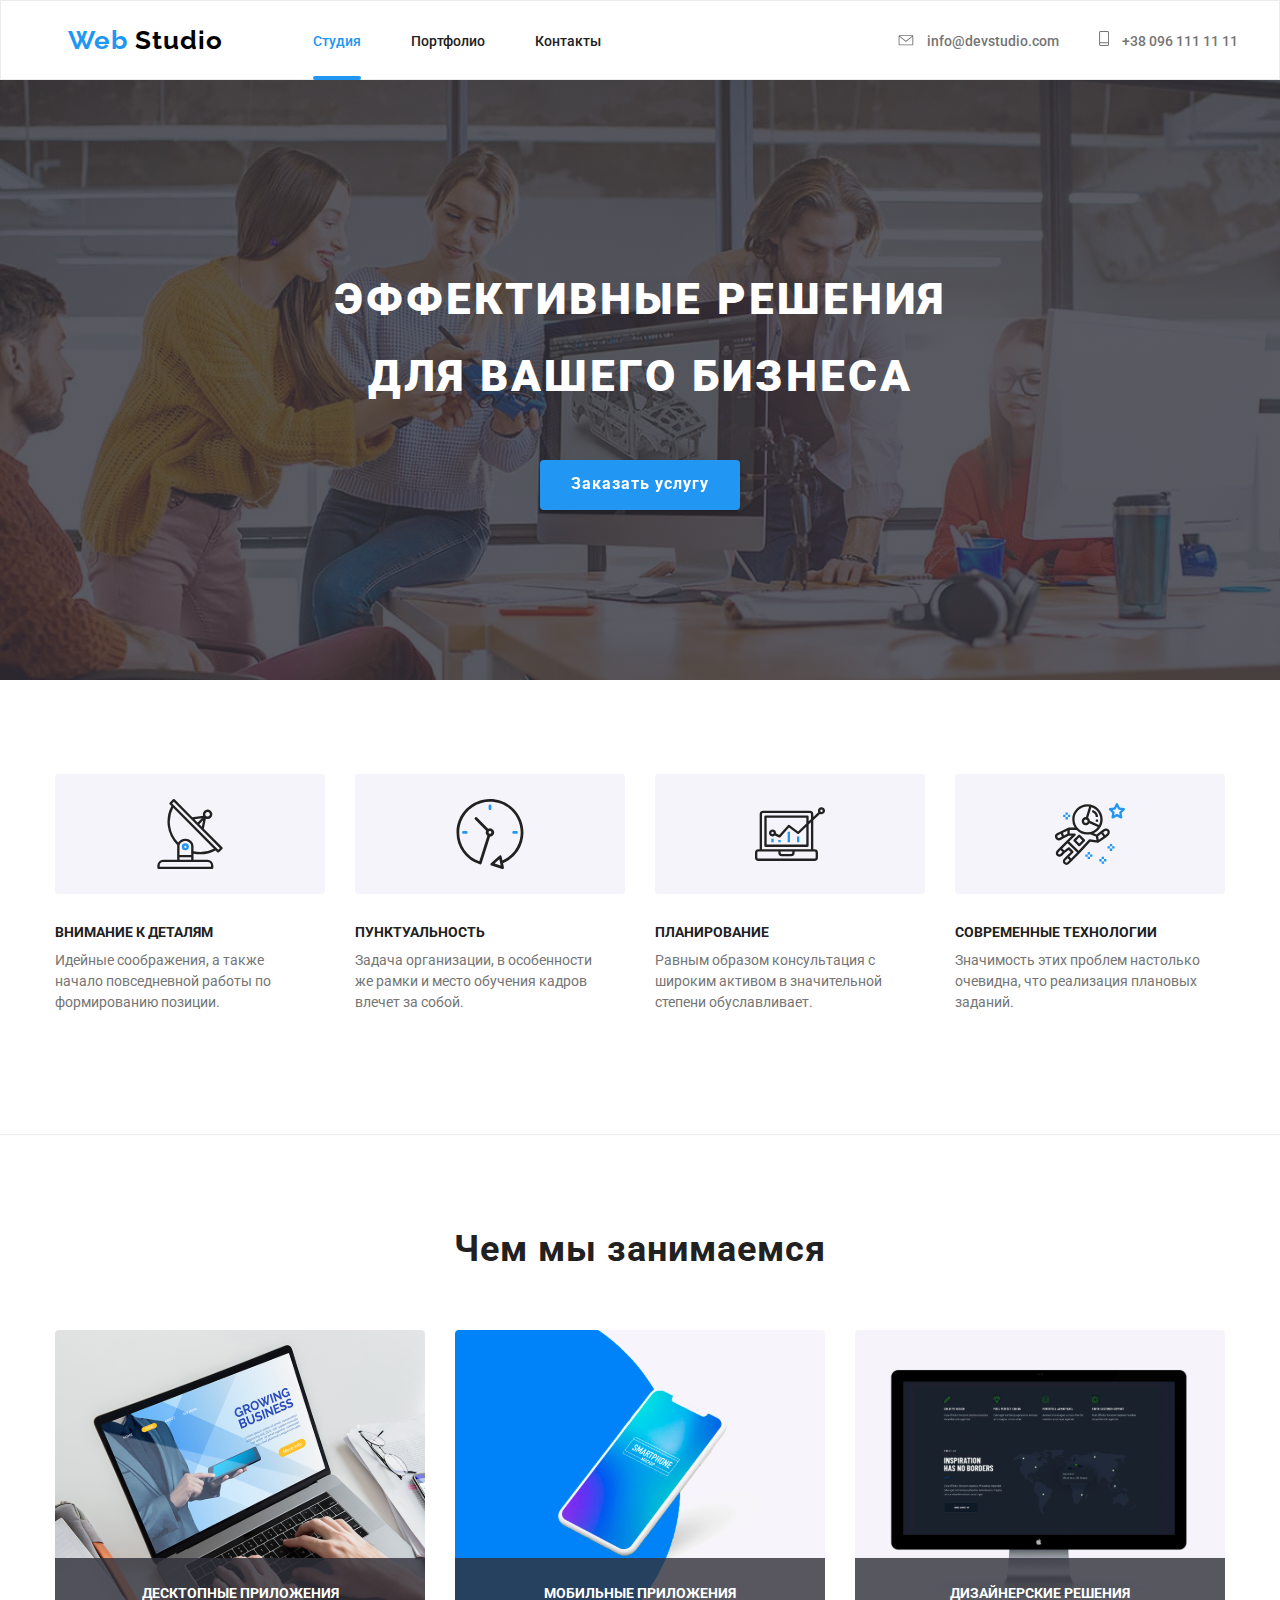
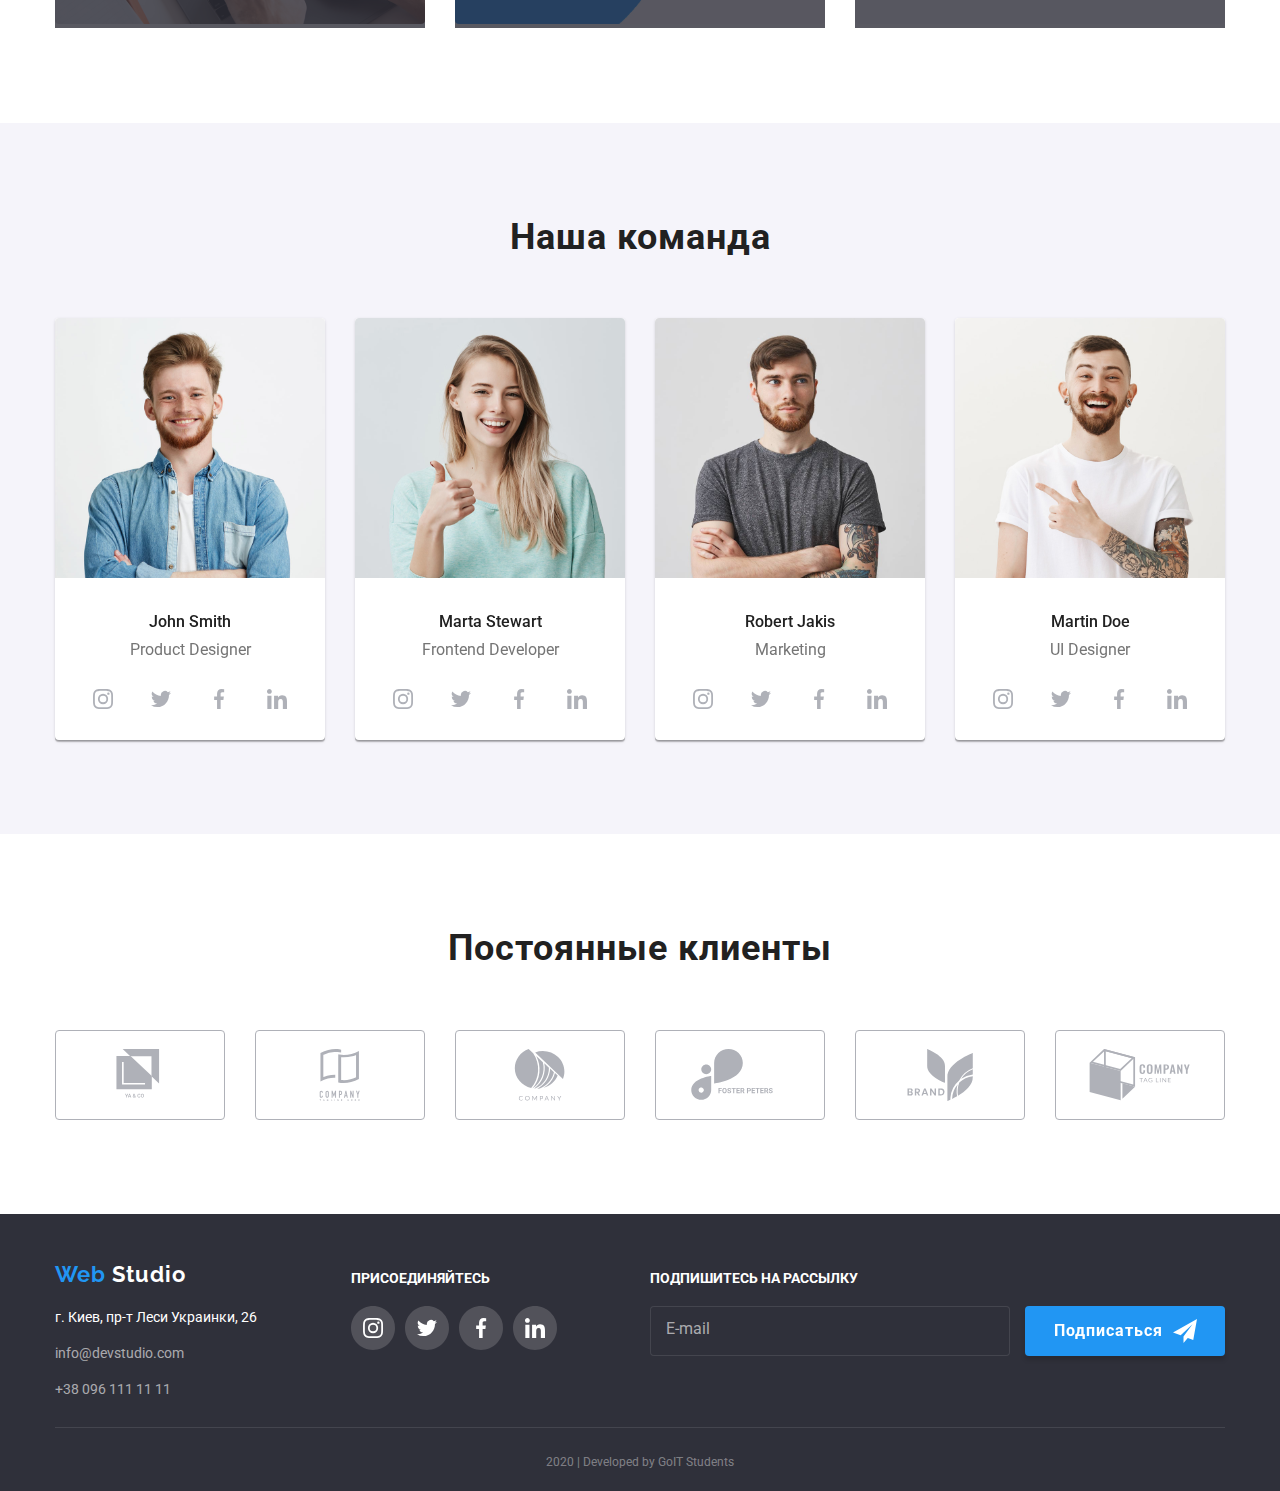
<file: index.html>
<!DOCTYPE html>
<html lang="en">
  <head>
    <meta charset="UTF-8" />
    <meta name="viewport" content="width=device-width, initial-scale=1.0" />
    <title>Document</title>
    <link
      rel="stylesheet"
      href="https://cdnjs.cloudflare.com/ajax/libs/modern-normalize/0.6.0/modern-normalize.min.css"
    />
    <link rel="stylesheet" href="./css/main.min.css" />
    <link rel="stylesheet" href="./images/SVG/symbol-defs.svg" />
    <link rel="stylesheet" href="./images/SVG/symbol-defs-2.svg" />
    <link
      href="https://fonts.googleapis.com/css2?family=Raleway:wght@700&family=Roboto:wght@400;500;700;900&display=swap"
      rel="stylesheet"
    />
  </head>
  <body>
    <!-- Main page header -->
    <header class="header">
      <div class="container">
        <nav class="header-nav">
          <div class="company-logo">
            <a href="#"><span class="logo">Web</span> Studio</a>
          </div>
          <ul class="header-list">
            <li class="list-item">
              <a href="#" class="header-link current">Студия</a>
            </li>
            <li class="list-item">
              <a href="./portfolio.html" class="header-link">Портфолио</a>
            </li>
            <li class="list-item">
              <a href="#" class="header-link">Контакты</a>
            </li>
          </ul>
          <ul class="header-contacts">
            <li class="contacts-item contact-email">
              <a class="contacts-link" href="mailto:info@devstudio.com">
                <svg class="email-icon">
                  <use href="./images/SVG/symbol-defs.svg#icon-e-mail"></use>
                </svg>
                info@devstudio.com</a
              >
            </li>
            <li class="contacts-item contact-phone">
              <a class="contacts-link" href="tel:+380961111111">
                <svg class="phone-icon">
                  <use href="./images/SVG/symbol-defs.svg#icon-phone"></use>
                </svg>
                +38 096 111 11 11</a
              >
            </li>
          </ul>
        </nav>
      </div>
    </header>
    <main>
      <!-- Order -->
      <section class="order">
        <div class="container">
          <div class="order-items">
            <h1 class="order-title">Эффективные решения для вашего бизнеса</h1>
            <button class="submit-btn order-btn" type="submit" data-modal-open>
              Заказать услугу
            </button>
          </div>
        </div>
      </section>
      <!-- Description -->
      <section class="description">
        <div class="container">
          <ul class="description-items">
            <li class="description-item icon-antenna">
              <div class="description-link">
                <svg class="description-icon">
                  <use href="./images/SVG/symbol-defs.svg#icon-antenna"></use>
                </svg>
              </div>
              <h2 class="section-subtitle">Внимание к деталям</h2>
              <p class="description-text">
                Идейные соображения, а также начало повседневной работы по
                формированию позиции.
              </p>
            </li>
            <li class="description-item icon-clock">
              <div class="description-link">
                <svg class="description-icon">
                  <use href="./images/SVG/symbol-defs.svg#icon-clock"></use>
                </svg>
              </div>
              <h2 class="section-subtitle">Пунктуальность</h2>
              <p class="description-text">
                Задача организации, в особенности же рамки и место обучения
                кадров влечет за собой.
              </p>
            </li>
            <li class="description-item icon-diagram">
              <div class="description-link">
                <svg class="description-icon">
                  <use href="./images/SVG/symbol-defs.svg#icon-diagram"></use>
                </svg>
              </div>
              <h2 class="section-subtitle">Планирование</h2>
              <p class="description-text">
                Равным образом консультация с широким активом в значительной
                степени обуславливает.
              </p>
            </li>
            <li class="description-item icon-astronaut">
              <div class="description-link">
                <svg class="description-icon">
                  <use href="./images/SVG/symbol-defs.svg#icon-astronaut"></use>
                </svg>
              </div>
              <h2 class="section-subtitle">Современные технологии</h2>
              <p class="description-text">
                Значимость этих проблем настолько очевидна, что реализация
                плановых заданий.
              </p>
            </li>
          </ul>
        </div>
      </section>
      <!-- Wedo -->
      <section class="wedo">
        <div class="container">
          <div class="wedo-title">
            <h3 class="section-title">Чем мы занимаемся</h3>
          </div>
          <ul class="wedo-items">
            <li class="wedo-item">
              <a class="wedo-img" href="#">
                <img src="images/description/desktop.svg" alt="" />
                <h2 class="wedo-info">Десктопные приложения</h2>
              </a>
            </li>
            <li class="wedo-item">
              <a class="wedo-img" href="#">
                <img src="images/description/mobile.svg" alt="" />
                <h2 class="wedo-info">Мобильные приложения</h2>
              </a>
            </li>
            <li class="wedo-item">
              <a class="wedo-img" href="#">
                <img src="images/description/design.svg" alt="" />
                <h2 class="wedo-info">Дизайнерские решения</h2>
              </a>
            </li>
          </ul>
        </div>
      </section>
      <!--Team  -->
      <section class="team">
        <div class="container">
          <h3 class="section-title">Наша команда</h3>
          <div class="team-items">
            <div class="team-item">
              <div class="team-photo">
                <img src="images/team/John.svg" alt="" />
              </div>
              <h4 class="team-name">John Smith</h4>
              <p class="position">Product Designer</p>
              <a href="#" class="social-link">
                <svg class="socials-icon">
                  <use href="./images/SVG/symbol-defs.svg#icon-instagram"></use>
                </svg>
              </a>
              <a href="#" class="social-link">
                <svg class="socials-icon">
                  <use href="./images/SVG/symbol-defs.svg#icon-twitter"></use>
                </svg>
              </a>
              <a href="#" class="social-link">
                <svg class="socials-icon">
                  <use href="./images/SVG/symbol-defs.svg#icon-facebook"></use>
                </svg>
              </a>
              <a href="#" class="social-link">
                <svg class="socials-icon">
                  <use href="./images/SVG/symbol-defs.svg#icon-linkedin"></use>
                </svg>
              </a>
            </div>
            <div class="team-item">
              <div class="team-photo">
                <img src="images/team/marta.svg" alt="" />
              </div>
              <h4 class="team-name">Marta Stewart</h4>
              <p class="position">Frontend Developer</p>
              <a href="#" class="social-link">
                <svg class="socials-icon">
                  <use href="./images/SVG/symbol-defs.svg#icon-instagram"></use>
                </svg>
              </a>
              <a href="#" class="social-link">
                <svg class="socials-icon">
                  <use href="./images/SVG/symbol-defs.svg#icon-twitter"></use>
                </svg>
              </a>
              <a href="#" class="social-link">
                <svg class="socials-icon">
                  <use href="./images/SVG/symbol-defs.svg#icon-facebook"></use>
                </svg>
              </a>
              <a href="#" class="social-link">
                <svg class="socials-icon">
                  <use href="./images/SVG/symbol-defs.svg#icon-linkedin"></use>
                </svg>
              </a>
            </div>
            <div class="team-item">
              <div class="team-photo">
                <img src="images/team/robert.svg" alt="" />
              </div>
              <h4 class="team-name">Robert Jakis</h4>
              <p class="position">Marketing</p>
              <a href="#" class="social-link">
                <svg class="socials-icon">
                  <use href="./images/SVG/symbol-defs.svg#icon-instagram"></use>
                </svg>
              </a>
              <a href="#" class="social-link">
                <svg class="socials-icon">
                  <use href="./images/SVG/symbol-defs.svg#icon-twitter"></use>
                </svg>
              </a>
              <a href="#" class="social-link">
                <svg class="socials-icon">
                  <use href="./images/SVG/symbol-defs.svg#icon-facebook"></use>
                </svg>
              </a>
              <a href="#" class="social-link">
                <svg class="socials-icon">
                  <use href="./images/SVG/symbol-defs.svg#icon-linkedin"></use>
                </svg>
              </a>
            </div>
            <div class="team-item">
              <div class="team-photo">
                <img src="images/team/martin.svg" alt="" />
              </div>
              <h4 class="team-name">Martin Doe</h4>
              <p class="position">UI Designer</p>
              <a href="#" class="social-link">
                <svg class="socials-icon">
                  <use href="./images/SVG/symbol-defs.svg#icon-instagram"></use>
                </svg>
              </a>
              <a href="#" class="social-link">
                <svg class="socials-icon">
                  <use href="./images/SVG/symbol-defs.svg#icon-twitter"></use>
                </svg>
              </a>
              <a href="#" class="social-link">
                <svg class="socials-icon">
                  <use href="./images/SVG/symbol-defs.svg#icon-facebook"></use>
                </svg>
              </a>
              <a href="#" class="social-link">
                <svg class="socials-icon">
                  <use href="./images/SVG/symbol-defs.svg#icon-linkedin"></use>
                </svg>
              </a>
            </div>
          </div>
        </div>
      </section>
      <!-- Clients -->
      <section class="clients">
        <div class="container">
          <h3 class="section-title">Постоянные клиенты</h3>
          <div class="clients-items">
            <a class="clients-logo" href="#">
              <svg class="client-icon">
                <use href="./images/SVG/symbol-defs.svg#icon-Client1"></use>
              </svg>
            </a>
            <a class="clients-logo" href="#">
              <svg class="client-icon">
                <use href="./images/SVG/symbol-defs.svg#icon-Client2"></use>
              </svg>
            </a>
            <a class="clients-logo" href="#">
              <svg class="client-icon">
                <use href="./images/SVG/symbol-defs.svg#icon-Client3"></use>
              </svg>
            </a>
            <a class="clients-logo" href="#">
              <svg class="client-icon">
                <use href="./images/SVG/symbol-defs.svg#icon-Client4"></use>
              </svg>
            </a>
            <a class="clients-logo" href="#">
              <svg class="client-icon">
                <use href="./images/SVG/symbol-defs.svg#icon-Client5"></use>
              </svg>
            </a>
            <a class="clients-logo" href="#">
              <svg class="client-icon">
                <use href="./images/SVG/symbol-defs.svg#icon-Client6"></use>
              </svg>
            </a>
          </div>
        </div>
      </section>
    </main>
    <!-- Footer -->
    <footer>
      <div class="container">
        <div class="footer-items">
          <div class="footer-wrap">
            <div class="footer-logo">
              <a class="logo-link" href="#"
                ><span class="logo">Web</span> Studio</a
              >
            </div>
            <ul class="footer-contacts">
              <li class="footer-link">
                <a
                  class="footer-contact address"
                  href="https://goo.gl/maps/gVzArBbYtWckUke77"
                  >г. Киев, пр-т Леси Украинки, 26</a
                >
              </li>
              <li class="footer-link">
                <a class="footer-contact" href="mailto:info@devstudio.com"
                  >info@devstudio.com</a
                >
              </li>
              <li class="footer-link">
                <a class="footer-contact" href="tel:+380961111111"
                  >+38 096 111 11 11</a
                >
              </li>
            </ul>
          </div>
          <div class="footer-socials">
            <h5 class="footer-title">присоединяйтесь</h5>
            <ul class="social-links">
              <li class="social-list">
                <a href="#" class="social-link footer-links">
                  <svg class="socials-icon footer-icon">
                    <use
                      href="./images/SVG/symbol-defs.svg#icon-instagram"
                    ></use>
                  </svg>
                </a>
              </li>
              <li class="social-list">
                <a href="#" class="social-link footer-links">
                  <svg class="socials-icon footer-icon">
                    <use href="./images/SVG/symbol-defs.svg#icon-twitter"></use>
                  </svg>
                </a>
              </li>
              <li class="social-list">
                <a href="#" class="social-link footer-links">
                  <svg class="socials-icon footer-icon">
                    <use
                      href="./images/SVG/symbol-defs.svg#icon-facebook"
                    ></use>
                  </svg>
                </a>
              </li>
              <li class="social-list">
                <a href="#" class="social-link footer-links">
                  <svg class="socials-icon footer-icon">
                    <use
                      href="./images/SVG/symbol-defs.svg#icon-linkedin"
                    ></use>
                  </svg>
                </a>
              </li>
            </ul>
          </div>
          <div class="footer-form">
            <h5 class="footer-title">подпишитесь на рассылку</h5>
            <form action="#" class="form-suscribe">
              <input
                class="footer-input"
                type="email"
                name="costomer-email"
                id="costomer-email"
                placeholder=" "
              />
              <label class="footer-label" for="costomer-name">E-mail</label>
              <button class="submit-btn footer-btn" type="submit">
                Подписаться
                <svg class="footer-submit">
                  <use href="./images/SVG/symbol-defs-2.svg#icon-send"></use>
                </svg>
              </button>
            </form>
          </div>
        </div>
        <p class="copyrights">2020 | Developed by GoIT Students</p>
      </div>
    </footer>
    <!-- Модальное окно -->
    <div class="backdrop is-hidden" data-modal>
      <div class="modal">
        <button class="modal-close" data-modal-close>
          <svg class="modal-icon">
            <use href="./images/SVG/symbol-defs-2.svg#icon-modal-close"></use>
          </svg>
        </button>
        <h1 class="modal-title">Оставьте свои данные, мы вам перезвоним</h1>
        <form class="modal-form">
          <div class="form-field">
            <input
              class="modal-input"
              type="text"
              name="costomer-name"
              id="costomer-name"
              placeholder=" "
            />
            <label class="form-label" for="costomer-name">Имя</label>
            <svg class="form-icon">
              <use href="./images/SVG/symbol-defs-2.svg#icon-name"></use>
            </svg>
          </div>
          <div class="form-field">
            <input
              class="modal-input"
              type="tel"
              name="costomer-phone"
              id="costomer-phone"
              placeholder=" "
            />
            <label class="form-label" for="costomer-phone">Телефон</label>
            <svg class="form-icon">
              <use href="./images/SVG/symbol-defs-2.svg#icon-phone"></use>
            </svg>
          </div>
          <div class="form-field">
            <input
              class="modal-input"
              type="email"
              name="costomer-email"
              id="costomer-email"
              placeholder=" "
            />
            <label class="form-label" for="costomer-email">Почта</label>
            <svg class="form-icon">
              <use href="./images/SVG/symbol-defs-2.svg#icon-email"></use>
            </svg>
          </div>
          <div class="form-field">
            <textarea
              class="modal-input textarea-input"
              name="costomer-comment"
              id="costomer-comment"
              placeholder=" "
              rows="5"
            ></textarea>
            <label class="form-label textarea-label" for="costomer-comment"
              >Комментарий</label
            >
          </div>
        </form>
        <label class="modal-checkbox">
          <input
            class="policy-checkbox"
            type="checkbox"
            name="policy"
            id="policy"
          />
          <span class="policy-icon"></span>
          Соглашаюсь с рассылкой и принимаю
          <a class="policy-link" href="#">Условия договора</a>
        </label>
        <button class="submit-btn modal-btn" type="submit">Отправить</button>
      </div>
    </div>
    <script src="./js/modal.js"></script>
  </body>
</html>
</file>
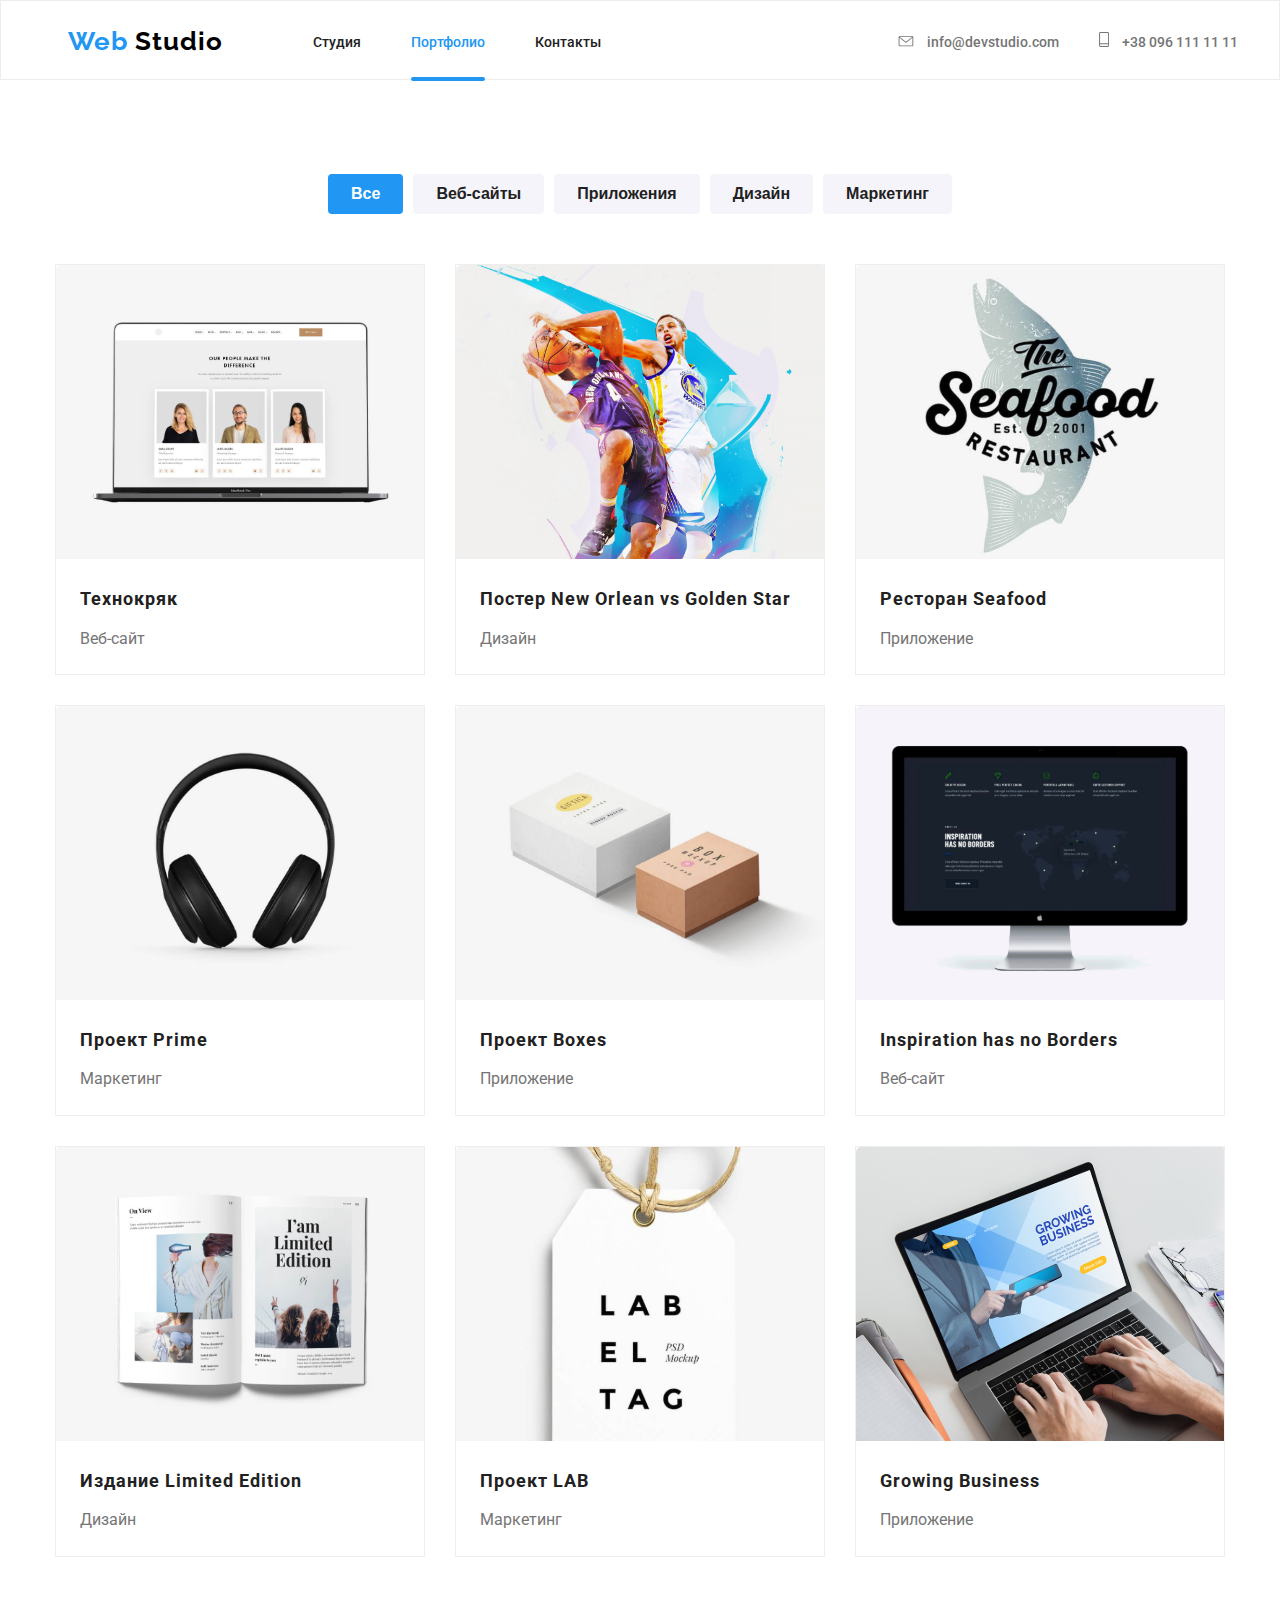
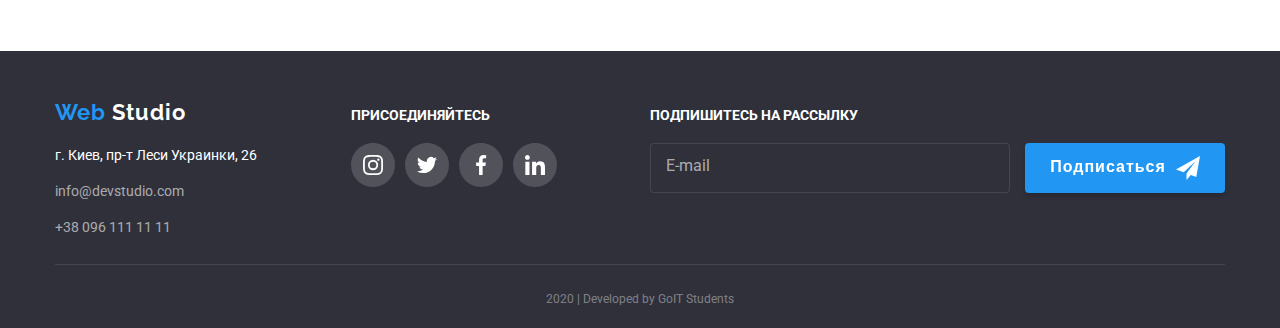
<file: portfolio.html>
<!DOCTYPE html>
<html lang="en">
  <head>
    <meta charset="UTF-8" />
    <meta name="viewport" content="width=device-width, initial-scale=1.0" />
    <title>Document</title>
    <link rel="stylesheet" href="./css/portfolio.min.css" />
    <link rel="stylesheet" href="./images/SVG/symbol-defs-2.svg" />
    <link
      href="https://fonts.googleapis.com/css2?family=Raleway:wght@700&family=Roboto:wght@400;500;700;900&display=swap"
      rel="stylesheet"
    />
  </head>
  <body>
    <!-- Portfolio header -->
    <header class="header">
      <div class="container">
        <nav class="header-nav">
          <div class="company-logo">
            <a href="#"><span class="logo">Web</span> Studio</a>
          </div>
          <ul class="header-list">
            <li class="list-item">
              <a href="./index.html" class="header-link">Студия</a>
            </li>
            <li class="list-item">
              <a href="#" class="header-link current">Портфолио</a>
            </li>
            <li class="list-item">
              <a href="#" class="header-link">Контакты</a>
            </li>
          </ul>
          <ul class="header-contacts">
            <li class="contacts-item contact-email">
              <a class="contacts-link" href="mailto:info@devstudio.com">
                <svg class="email-icon">
                  <use href="./images/SVG/symbol-defs.svg#icon-e-mail"></use>
                </svg>
                info@devstudio.com</a
              >
            </li>
            <li class="contacts-item contact-phone">
              <a class="contacts-link" href="tel:+380961111111">
                <svg class="phone-icon">
                  <use href="./images/SVG/symbol-defs.svg#icon-phone"></use>
                </svg>
                +38 096 111 11 11</a
              >
            </li>
          </ul>
        </nav>
      </div>
    </header>
    <main>
      <!-- Portfolio filters -->
      <section class="portfolio">
        <div class="container">
          <div class="portfolio-filters">
            <button class="portfolio-btn current-btn" type="button">Все</button>
            <button class="portfolio-btn" type="button">Веб-сайты</button>
            <button class="portfolio-btn" type="button">Приложения</button>
            <button class="portfolio-btn" type="button">Дизайн</button>
            <button class="portfolio-btn" type="button">Маркетинг</button>
          </div>
          <!-- Portfolio cards -->
          <ul class="portfolio-cards">
            <li class="portfolio-card">
              <a class="portfolio-link" href="">
                <div class="card-items">
                  <img
                    class="card-img"
                    src="images/portfolio/portfolio1.svg"
                    alt=""
                  />
                  <p class="card-text">
                    Технокряк это современная площадка распространения
                    коронавируса. Компании используют эту платформу для
                    цифрового шпионажа и атак на защищённые сервера конкурентов.
                  </p>
                </div>
                <div class="card-description">
                  <h2 class="card-title">Технокряк</h2>
                  <h3 class="card-subtitle">Веб-сайт</h3>
                </div>
              </a>
            </li>
            <li class="portfolio-card">
              <a class="portfolio-link" href="">
                <div class="card-items">
                  <img
                    class="card-img"
                    src="images/portfolio/portfolio2.svg"
                    alt=""
                  />
                  <p class="card-text">
                    Технокряк это современная площадка распространения
                    коронавируса. Компании используют эту платформу для
                    цифрового шпионажа и атак на защищённые сервера конкурентов.
                  </p>
                </div>
                <div class="card-description">
                  <h2 class="card-title">Постер New Orlean vs Golden Star</h2>
                  <h3 class="card-subtitle">Дизайн</h3>
                </div>
              </a>
            </li>
            <li class="portfolio-card">
              <a class="portfolio-link" href="">
                <div class="card-items">
                  <img
                    class="card-img"
                    src="images/portfolio/portfolio3.svg"
                    alt=""
                  />
                  <p class="card-text">
                    Технокряк это современная площадка распространения
                    коронавируса. Компании используют эту платформу для
                    цифрового шпионажа и атак на защищённые сервера конкурентов.
                  </p>
                </div>
                <div class="card-description">
                  <h2 class="card-title">Ресторан Seafood</h2>
                  <h3 class="card-subtitle">Приложение</h3>
                </div>
              </a>
            </li>
            <li class="portfolio-card">
              <a class="portfolio-link" href="">
                <div class="card-items">
                  <img
                    class="card-img"
                    src="images/portfolio/portfolio4.svg"
                    alt=""
                  />
                  <p class="card-text">
                    Технокряк это современная площадка распространения
                    коронавируса. Компании используют эту платформу для
                    цифрового шпионажа и атак на защищённые сервера конкурентов.
                  </p>
                </div>
                <div class="card-description">
                  <h2 class="card-title">Проект Prime</h2>
                  <h3 class="card-subtitle">Маркетинг</h3>
                </div>
              </a>
            </li>
            <li class="portfolio-card">
              <a class="portfolio-link" href="">
                <div class="card-items">
                  <img
                    class="card-img"
                    src="images/portfolio/portfolio5.svg"
                    alt=""
                  />
                  <p class="card-text">
                    Технокряк это современная площадка распространения
                    коронавируса. Компании используют эту платформу для
                    цифрового шпионажа и атак на защищённые сервера конкурентов.
                  </p>
                </div>
                <div class="card-description">
                  <h2 class="card-title">Проект Boxes</h2>
                  <h3 class="card-subtitle">Приложение</h3>
                </div>
              </a>
            </li>
            <li class="portfolio-card">
              <a class="portfolio-link" href="">
                <div class="card-items">
                  <img
                    class="card-img"
                    src="images/portfolio/portfolio6.svg"
                    alt=""
                  />
                  <p class="card-text">
                    Технокряк это современная площадка распространения
                    коронавируса. Компании используют эту платформу для
                    цифрового шпионажа и атак на защищённые сервера конкурентов.
                  </p>
                </div>
                <div class="card-description">
                  <h2 class="card-title">Inspiration has no Borders</h2>
                  <h3 class="card-subtitle">Веб-сайт</h3>
                </div>
              </a>
            </li>
            <li class="portfolio-card">
              <a class="portfolio-link" href="">
                <div class="card-items">
                  <img
                    class="card-img"
                    src="images/portfolio/portfolio7.svg"
                    alt=""
                  />
                  <p class="card-text">
                    Технокряк это современная площадка распространения
                    коронавируса. Компании используют эту платформу для
                    цифрового шпионажа и атак на защищённые сервера конкурентов.
                  </p>
                </div>
                <div class="card-description">
                  <h2 class="card-title">Издание Limited Edition</h2>
                  <h3 class="card-subtitle">Дизайн</h3>
                </div>
              </a>
            </li>
            <li class="portfolio-card">
              <a class="portfolio-link" href="">
                <div class="card-items">
                  <img
                    class="card-img"
                    src="images/portfolio/portfolio8.svg"
                    alt=""
                  />
                  <p class="card-text">
                    Технокряк это современная площадка распространения
                    коронавируса. Компании используют эту платформу для
                    цифрового шпионажа и атак на защищённые сервера конкурентов.
                  </p>
                </div>
                <div class="card-description">
                  <h2 class="card-title">Проект LAB</h2>
                  <h3 class="card-subtitle">Маркетинг</h3>
                </div>
              </a>
            </li>
            <li class="portfolio-card">
              <a class="portfolio-link" href="">
                <div class="card-items">
                  <img
                    class="card-img"
                    src="images/portfolio/portfolio9.svg"
                    alt=""
                  />
                  <p class="card-text">
                    Технокряк это современная площадка распространения
                    коронавируса. Компании используют эту платформу для
                    цифрового шпионажа и атак на защищённые сервера конкурентов.
                  </p>
                </div>
                <div class="card-description">
                  <h2 class="card-title">Growing Business</h2>
                  <h3 class="card-subtitle">Приложение</h3>
                </div>
              </a>
            </li>
          </ul>
        </div>
      </section>
    </main>
    <!-- Portfolio footer -->
    <footer>
      <div class="container">
        <div class="footer-items">
          <div class="footer-wrap">
            <div class="footer-logo">
              <a class="logo-link" href="#"
                ><span class="logo">Web</span> Studio</a
              >
            </div>
            <ul class="footer-contacts">
              <li class="footer-link">
                <a
                  class="footer-contact address"
                  href="https://goo.gl/maps/gVzArBbYtWckUke77"
                  >г. Киев, пр-т Леси Украинки, 26</a
                >
              </li>
              <li class="footer-link">
                <a class="footer-contact" href="mailto:info@devstudio.com"
                  >info@devstudio.com</a
                >
              </li>
              <li class="footer-link">
                <a class="footer-contact" href="tel:+380961111111"
                  >+38 096 111 11 11</a
                >
              </li>
            </ul>
          </div>
          <div class="footer-socials">
            <h5 class="footer-title">присоединяйтесь</h5>
            <ul class="social-links">
              <li class="social-list">
                <a href="#" class="social-link footer-links">
                  <svg class="socials-icon footer-icon">
                    <use
                      href="./images/SVG/symbol-defs.svg#icon-instagram"
                    ></use>
                  </svg>
                </a>
              </li>
              <li class="social-list">
                <a href="#" class="social-link footer-links">
                  <svg class="socials-icon footer-icon">
                    <use href="./images/SVG/symbol-defs.svg#icon-twitter"></use>
                  </svg>
                </a>
              </li>
              <li class="social-list">
                <a href="#" class="social-link footer-links">
                  <svg class="socials-icon footer-icon">
                    <use
                      href="./images/SVG/symbol-defs.svg#icon-facebook"
                    ></use>
                  </svg>
                </a>
              </li>
              <li class="social-list">
                <a href="#" class="social-link footer-links">
                  <svg class="socials-icon footer-icon">
                    <use
                      href="./images/SVG/symbol-defs.svg#icon-linkedin"
                    ></use>
                  </svg>
                </a>
              </li>
            </ul>
          </div>
          <div class="footer-form">
            <h5 class="footer-title">подпишитесь на рассылку</h5>
            <form action="#" class="form-suscribe">
              <input
                class="footer-input"
                type="email"
                name="costomer-email"
                id="costomer-email"
                placeholder=" "
              />
              <label class="footer-label" for="costomer-name">E-mail</label>
              <button class="submit-btn footer-btn" type="submit">
                Подписаться
                <svg class="footer-submit">
                  <use href="./images/SVG/symbol-defs-2.svg#icon-send"></use>
                </svg>
              </button>
            </form>
          </div>
        </div>
        <p class="copyrights">2020 | Developed by GoIT Students</p>
      </div>
    </footer>
  </body>
</html>
</file>
<file: css/main.min.css>
*,*::before,*::after{-webkit-box-sizing:border-box;box-sizing:border-box;margin:0;padding:0}body{background-color:#fff;font-family:"Roboto", sans-serif;color:#212121;margin:0}.container{width:1200px;margin-right:auto;margin-left:auto;padding-left:15px;padding-right:15px}.section-title{font-size:36px;letter-spacing:1px;font-weight:700;text-align:center;margin-bottom:60px}section{padding:94px 0}.submit-btn{display:-webkit-box;display:-ms-flexbox;display:flex;min-width:200px;width:100%;min-height:50px;-webkit-filter:drop-shadow(0px 4px 2px rgba(0,0,0,0.15));filter:drop-shadow(0px 4px 2px rgba(0,0,0,0.15));background-color:#2196f3;color:#fff;border-radius:4px;font-size:16px;letter-spacing:1px;line-height:1.9;font-weight:700;text-align:center;margin:auto;-webkit-box-pack:center;-ms-flex-pack:center;justify-content:center;-webkit-box-align:center;-ms-flex-align:center;align-items:center;border:1px solid transparent;cursor:pointer}.header{border:1px solid #ececec;height:80px;top:0;padding-top:25px;padding-left:25px;width:100%}.header-nav{display:-webkit-box;display:-ms-flexbox;display:flex;-webkit-box-align:center;-ms-flex-align:center;align-items:center;-webkit-box-pack:center;-ms-flex-pack:center;justify-content:center}.header-list{margin-left:90px}.header-list,.header-contacts{display:-webkit-box;display:-ms-flexbox;display:flex;list-style:none}.header-contacts{margin-left:auto;display:-webkit-box;display:-ms-flexbox;display:flex;-webkit-box-align:center;-ms-flex-align:center;align-items:center;-webkit-box-pack:center;-ms-flex-pack:center;justify-content:center}.company-logo a{text-decoration:none;color:#000;font-size:26px;letter-spacing:1px;font-family:"Raleway";font-weight:700}.logo{color:#2196f3}.header-list .header-link{font-size:14px;letter-spacing:0px;color:#212121;font-family:"Roboto";font-weight:500;text-decoration:none;list-style:none}.list-item:not(:last-child){margin-right:50px}.contacts-item+.contacts-item{margin-left:40px}.email-icon{width:16px;height:11px;margin-right:10px}.contact-email:hover .email-icon,.contact-email:focus .email-icon{--color5: #2196f3}.header-contacts .contacts-link:hover,.header-contacts .contacts-link:focus{color:#2196f3;-webkit-transition-property:color;transition-property:color;-webkit-transition-duration:250ms;transition-duration:250ms;-webkit-transition-timing-function:cubic-bezier(0.4, 0, 0.2, 1);transition-timing-function:cubic-bezier(0.4, 0, 0.2, 1)}.header-contacts .contacts-link{font-size:14px;letter-spacing:0px;color:#757575;font-family:"Roboto";font-weight:500;text-decoration:none}.phone-icon{width:10px;height:15px;margin-right:10px}.contact-phone:hover .phone-icon,.contact-phone:focus .phone-icon{--color5: #2196f3}.header-list .header-link:hover,.header-list .header-link:focus{color:#2196f3;-webkit-transition-property:color;transition-property:color;-webkit-transition-duration:250ms;transition-duration:250ms;-webkit-transition-timing-function:cubic-bezier(0.4, 0, 0.2, 1);transition-timing-function:cubic-bezier(0.4, 0, 0.2, 1)}.header-list .current{color:#2196f3}.header-link{position:relative;padding-bottom:31px}.current:after{content:"";position:absolute;left:0;bottom:0;display:block;height:4px;width:100%;border:1px solid transparent;border-radius:2px;background-color:#2196f3}.order{background-image:-webkit-gradient(linear, left top, left bottom, from(rgba(47,48,58,0.8)), to(rgba(47,48,58,0.8))),url(../images/header/header-bg.jpg);background-image:linear-gradient(rgba(47,48,58,0.8), rgba(47,48,58,0.8)),url(../images/header/header-bg.jpg);background-repeat:no-repeat;background-position:center;background-size:cover;background-color:#2f303a;padding:210px 0 200px 0;display:-webkit-box;display:-ms-flexbox;display:flex;-webkit-box-orient:vertical;-webkit-box-direction:normal;-ms-flex-direction:column;flex-direction:column;-webkit-box-pack:center;-ms-flex-pack:center;justify-content:center;height:600px}.order-items{width:100%;max-width:615px;margin:0 auto;text-align:center}.order-title{font-size:44px;letter-spacing:3px;line-height:1.75;color:#fff;font-weight:900;text-align:center;text-transform:uppercase;margin-bottom:45px}.order-btn{max-width:200px;width:100%}.description{border-bottom:1px solid #ececec}.description-items{display:-webkit-box;display:-ms-flexbox;display:flex;-webkit-box-align:center;-ms-flex-align:center;align-items:center;-webkit-box-pack:justify;-ms-flex-pack:justify;justify-content:space-between}.description-item{list-style:none}.description-item:not(:last-child){margin-right:30px}.description-link{width:270px;height:120px;margin-bottom:30px;border-radius:4px;background-color:#f5f4fa;display:-webkit-box;display:-ms-flexbox;display:flex;-webkit-box-pack:center;-ms-flex-pack:center;justify-content:center;-webkit-box-align:center;-ms-flex-align:center;align-items:center;cursor:pointer}.description-icon{width:70px;height:70px}.description-text{max-width:255px;width:100%;min-height:90px;margin-top:10px;font-size:14px;line-height:1.5;color:#757575;font-weight:400}.section-subtitle{font-size:14px;font-weight:700;text-transform:uppercase}.wedo-items{display:-webkit-box;display:-ms-flexbox;display:flex;-webkit-box-align:center;-ms-flex-align:center;align-items:center;-webkit-box-pack:justify;-ms-flex-pack:justify;justify-content:space-between}.wedo-item{list-style:none}.wedo-item:not(:last-child){margin-right:30px}.wedo-img{position:relative;width:100%}.wedo-info{width:370px;height:70px;font-size:14px;font-weight:700;text-align:center;text-transform:uppercase;background-color:rgba(47,48,58,0.8);position:absolute;color:#fff;padding:27px 85px;bottom:0px}.team{background-color:#f5f4fa}.team-items{display:-webkit-box;display:-ms-flexbox;display:flex;-webkit-box-align:center;-ms-flex-align:center;align-items:center;-webkit-box-pack:justify;-ms-flex-pack:justify;justify-content:space-between;text-align:center}.team-item{width:calc(100% / 4-90px);height:422px;border-radius:4px;-webkit-filter:drop-shadow(0px 1px 1.5px rgba(0,0,0,0.12)) drop-shadow(0px 1px 0.5px rgba(0,0,0,0.14)) drop-shadow(0px 2px 0.5px rgba(0,0,0,0.2));filter:drop-shadow(0px 1px 1.5px rgba(0,0,0,0.12)) drop-shadow(0px 1px 0.5px rgba(0,0,0,0.14)) drop-shadow(0px 2px 0.5px rgba(0,0,0,0.2));background-color:#fff}.team-item:not(:last-child){margin-right:30px}.social-link{display:-webkit-inline-box;display:-ms-inline-flexbox;display:inline-flex;-webkit-box-pack:center;-ms-flex-pack:center;justify-content:center;-webkit-box-align:center;-ms-flex-align:center;align-items:center;border:none;width:44px;height:44px;border-radius:50%;padding-bottom:25px}.social-link:not(:last-child){margin-right:10px}.social-link:hover .socials-icon{--color1: #fff;--color2: #afb1b8}.social-link:hover .socials-icon:hover,.social-link:hover .socials-icon:focus{--color1: #2196f3;--color2: #fff}.team-name{font-size:16px;font-weight:500;margin-top:30px;margin-bottom:10px}.position{color:#757575;font-weight:400;margin-bottom:30px}.clients-items{display:-webkit-box;display:-ms-flexbox;display:flex;-webkit-box-align:center;-ms-flex-align:center;align-items:center;-webkit-box-pack:justify;-ms-flex-pack:justify;justify-content:space-between}.clients-logo{display:-webkit-inline-box;display:-ms-inline-flexbox;display:inline-flex;-webkit-box-pack:center;-ms-flex-pack:center;justify-content:center;-webkit-box-align:center;-ms-flex-align:center;align-items:center;width:170px;height:90px;border-radius:4px;border:1px solid #afb1b8}.clients-logo:hover,.clients-logo:focus{border:1px solid #2196f3}.clients-logo:hover .client-icon,.clients-logo:focus .client-icon{--color2: #2196f3}.clients-logo:not(:last-child){margin-right:30px}.client-icon{min-width:88px;width:100%;max-height:52px;--color2: #afb1b8}footer{background-color:#2f303a;color:#fff;padding-bottom:20px}.footer-items{display:-webkit-box;display:-ms-flexbox;display:flex;-webkit-box-pack:justify;-ms-flex-pack:justify;justify-content:space-between;padding-bottom:20px;border-bottom:1px solid rgba(255,255,255,0.1)}.footer-logo{margin-top:48px;margin-bottom:20px}.footer-logo .logo-link{font-size:22px;letter-spacing:1px;color:#fff;font-family:"Raleway";font-weight:700;text-decoration:none}.footer-contact{font-size:14px;line-height:1.5;font-weight:400;color:rgba(255,255,255,0.6);text-decoration:none}.footer-contact.address{color:#fff}.footer-icon{--color1: #52525a;--color2: #fff}.footer-link{list-style:none}.footer-link:not(:last-child){margin-bottom:15px}.footer-title{font-size:14px;color:#fff;font-weight:700;text-transform:uppercase;margin-top:56px;margin-bottom:20px}.social-links{display:-webkit-box;display:-ms-flexbox;display:flex;-webkit-box-align:center;-ms-flex-align:center;align-items:center;-webkit-box-pack:center;-ms-flex-pack:center;justify-content:center}.social-list{list-style:none}.social-list:not(:last-child){margin-right:10px}.footer-links{padding-bottom:0}.form-suscribe{display:-webkit-box;display:-ms-flexbox;display:flex;-webkit-box-align:center;-ms-flex-align:center;align-items:center;-webkit-box-pack:center;-ms-flex-pack:center;justify-content:center;position:relative}.form-suscribe .footer-input{min-width:360px;width:100%;min-height:50px;background-color:#2f303a;border:1px solid rgba(255,255,255,0.1);border-radius:4px;padding-left:16px;margin-right:15px}.form-suscribe .footer-input:invalid,.form-suscribe .footer-input:focus{background-color:#fff}.form-suscribe .footer-input:focus+.footer-label,.form-suscribe .footer-input:not(:placeholder-shown)+.footer-label{opacity:0}.form-suscribe .footer-label{position:absolute;top:15px;left:16px;font-size:16px;line-height:1;color:rgba(255,255,255,0.6)}.footer-submit{width:24px;height:24px;margin-left:10px;--color1: rgb(255, 255, 255)}.copyrights{display:-webkit-box;display:-ms-flexbox;display:flex;-webkit-box-pack:center;-ms-flex-pack:center;justify-content:center;-webkit-box-align:center;-ms-flex-align:center;align-items:center;font-size:12px;line-height:1.5;color:rgba(255,255,255,0.4);font-weight:400;padding-top:25px}.backdrop{position:fixed;top:0;left:0;padding:40px;width:100%;height:100%;background-color:rgba(0,0,0,0.2)}.backdrop.is-hidden{opacity:0;pointer-events:none}.modal{position:absolute;min-width:528px;min-height:581px;background-color:#fff;top:50%;left:50%;padding:40px;background:#fff;-webkit-box-shadow:0px 2px 1px rgba(0,0,0,0.2),0px 1px 1px rgba(0,0,0,0.14),0px 1px 3px rgba(0,0,0,0.12);box-shadow:0px 2px 1px rgba(0,0,0,0.2),0px 1px 1px rgba(0,0,0,0.14),0px 1px 3px rgba(0,0,0,0.12);border-radius:4px;-webkit-transform:translate(-50%, -50%);transform:translate(-50%, -50%);-webkit-transition:all 200ms cubic-bezier(0.4, 0, 0.2, 1);transition:all 200ms cubic-bezier(0.4, 0, 0.2, 1)}.modal-title{font-weight:bold;margin-bottom:28px;font-size:20px;line-height:1.4;text-align:center;letter-spacing:0.03em;color:#212121}.form-field{position:relative}.form-field:not(:last-child){margin-bottom:28px}.modal-input{width:100%;height:40px;margin:0;border-radius:3px;border:1px solid #757575;padding:11px 42px;cursor:pointer}.modal-input:focus{border-color:#2196f3;outline:#2196f3}.modal-input:focus+.form-label,.modal-input:not(:placeholder-shown)+.form-label{color:#2196f3;-webkit-transform:translate(-25px, -40px);transform:translate(-25px, -40px);font-size:12px;line-height:14px;-webkit-transition:-webkit-transform 250ms cubic-bezier(0.4, 0, 0.2, 1);transition:-webkit-transform 250ms cubic-bezier(0.4, 0, 0.2, 1);transition:transform 250ms cubic-bezier(0.4, 0, 0.2, 1);transition:transform 250ms cubic-bezier(0.4, 0, 0.2, 1), -webkit-transform 250ms cubic-bezier(0.4, 0, 0.2, 1)}.modal-input:focus+.textarea-label,.modal-input:not(:placeholder-shown)+.textarea-label{-webkit-transform:translate(-5px, -32px);transform:translate(-5px, -32px)}.modal-input:focus ~ .form-icon{fill:#2196f3}.form-label{position:absolute;top:50%;left:42px;-webkit-transform:translateY(-50%);transform:translateY(-50%)}.modal-icon{width:11px;height:11px;fill:#000}.modal-close{position:absolute;width:30px;height:30px;top:8px;right:8px;background-color:#fff;border:1px solid rgba(0,0,0,0.1);border-radius:50%;cursor:pointer}.modal-close:hover .modal-icon,.modal-close:focus .modal-icon{fill:#2196f3}.textarea-input{resize:none;width:100%;height:120px;margin:0;border-radius:3px;border:1px solid #757575;padding:12px 16px}.textarea-label{top:12px;left:26px;-webkit-transform:translateY(-10%);transform:translateY(-10%)}.modal-checkbox{display:-webkit-box;display:-ms-flexbox;display:flex;-webkit-box-align:center;-ms-flex-align:center;align-items:center;-webkit-box-pack:center;-ms-flex-pack:center;justify-content:center;margin-top:20px;margin-bottom:30px;font-size:14px;line-height:1.5;color:#757575}.policy-link{color:#2196f3;margin-left:4px}.modal-btn{max-width:200px;width:100%}.form-icon{position:absolute;display:inline-block;width:18px;height:18px;top:50%;left:16px;-webkit-transform:translateY(-50%);transform:translateY(-50%)}.policy-checkbox{position:absolute;width:1px;height:1px;margin:-1px;bottom:0;padding:0;clip:rect(0 0 0 0);overflow:hidden}.policy-checkbox:checked+.policy-icon{background-color:#2196f3;border:none;background-image:url(../images/check.svg);background-size:contain}.policy-icon{display:inline-block;width:16px;height:15px;border-radius:2px;border:2px solid #212121;margin-right:7px}
/*# sourceMappingURL=main.min.css.map */
</file>
<file: css/portfolio.min.css>
*,*::before,*::after{-webkit-box-sizing:border-box;box-sizing:border-box;margin:0;padding:0}body{background-color:#fff;font-family:"Roboto", sans-serif;color:#212121;margin:0}.container{width:1200px;margin-right:auto;margin-left:auto;padding-left:15px;padding-right:15px}.section-title{font-size:36px;letter-spacing:1px;font-weight:700;text-align:center;margin-bottom:60px}section{padding:94px 0}.submit-btn{display:-webkit-box;display:-ms-flexbox;display:flex;min-width:200px;width:100%;min-height:50px;-webkit-filter:drop-shadow(0px 4px 2px rgba(0,0,0,0.15));filter:drop-shadow(0px 4px 2px rgba(0,0,0,0.15));background-color:#2196f3;color:#fff;border-radius:4px;font-size:16px;letter-spacing:1px;line-height:1.9;font-weight:700;text-align:center;margin:auto;-webkit-box-pack:center;-ms-flex-pack:center;justify-content:center;-webkit-box-align:center;-ms-flex-align:center;align-items:center;border:1px solid transparent;cursor:pointer}.header{border:1px solid #ececec;height:80px;top:0;padding-top:25px;padding-left:25px;width:100%}.header-nav{display:-webkit-box;display:-ms-flexbox;display:flex;-webkit-box-align:center;-ms-flex-align:center;align-items:center;-webkit-box-pack:center;-ms-flex-pack:center;justify-content:center}.header-list{margin-left:90px}.header-list,.header-contacts{display:-webkit-box;display:-ms-flexbox;display:flex;list-style:none}.header-contacts{margin-left:auto;display:-webkit-box;display:-ms-flexbox;display:flex;-webkit-box-align:center;-ms-flex-align:center;align-items:center;-webkit-box-pack:center;-ms-flex-pack:center;justify-content:center}.company-logo a{text-decoration:none;color:#000;font-size:26px;letter-spacing:1px;font-family:"Raleway";font-weight:700}.logo{color:#2196f3}.header-list .header-link{font-size:14px;letter-spacing:0px;color:#212121;font-family:"Roboto";font-weight:500;text-decoration:none;list-style:none}.list-item:not(:last-child){margin-right:50px}.contacts-item+.contacts-item{margin-left:40px}.email-icon{width:16px;height:11px;margin-right:10px}.contact-email:hover .email-icon,.contact-email:focus .email-icon{--color5: #2196f3}.header-contacts .contacts-link:hover,.header-contacts .contacts-link:focus{color:#2196f3;-webkit-transition-property:color;transition-property:color;-webkit-transition-duration:250ms;transition-duration:250ms;-webkit-transition-timing-function:cubic-bezier(0.4, 0, 0.2, 1);transition-timing-function:cubic-bezier(0.4, 0, 0.2, 1)}.header-contacts .contacts-link{font-size:14px;letter-spacing:0px;color:#757575;font-family:"Roboto";font-weight:500;text-decoration:none}.phone-icon{width:10px;height:15px;margin-right:10px}.contact-phone:hover .phone-icon,.contact-phone:focus .phone-icon{--color5: #2196f3}.header-list .header-link:hover,.header-list .header-link:focus{color:#2196f3;-webkit-transition-property:color;transition-property:color;-webkit-transition-duration:250ms;transition-duration:250ms;-webkit-transition-timing-function:cubic-bezier(0.4, 0, 0.2, 1);transition-timing-function:cubic-bezier(0.4, 0, 0.2, 1)}.header-list .current{color:#2196f3}.header-link{position:relative;padding-bottom:31px}.current:after{content:"";position:absolute;left:0;bottom:0;display:block;height:4px;width:100%;border:1px solid transparent;border-radius:2px;background-color:#2196f3}.portfolio-filters{display:-webkit-box;display:-ms-flexbox;display:flex;-webkit-box-pack:center;-ms-flex-pack:center;justify-content:center;-webkit-box-align:center;-ms-flex-align:center;align-items:center;margin-bottom:50px}.portfolio-filters .portfolio-btn{min-height:38px;border-radius:4px;background-color:#f5f4fa;border:1px solid transparent;font-size:16px;line-height:26px;font-weight:bold;padding:6px 22px;text-align:center;display:-webkit-box;display:-ms-flexbox;display:flex;-webkit-box-align:center;-ms-flex-align:center;align-items:center;-webkit-box-pack:center;-ms-flex-pack:center;justify-content:center;color:#212121;cursor:pointer}.portfolio-filters .portfolio-btn:not(:last-child){margin-right:10px}.portfolio-filters .portfolio-btn:hover,.portfolio-filters .portfolio-btn:focus{background-color:#2196f3;color:#fff;border:1px solid transparent;-webkit-transition:background-color 250ms cubic-bezier(0.4, 0, 0.2, 1);transition:background-color 250ms cubic-bezier(0.4, 0, 0.2, 1)}.portfolio-filters .current-btn{background-color:#2196f3;color:#fff}.portfolio-cards{display:-webkit-box;display:-ms-flexbox;display:flex;-ms-flex-wrap:wrap;flex-wrap:wrap;-webkit-box-pack:justify;-ms-flex-pack:justify;justify-content:space-between;-webkit-box-align:center;-ms-flex-align:center;align-items:center;margin:-15px}.portfolio-card{width:calc(100% / 3);padding:15px;list-style:none}.card-img{display:block}.portfolio-link{text-decoration:none;display:block;background-color:#fff;border:1px solid #eee}.portfolio-link:focus-within,.portfolio-link:hover{-webkit-box-shadow:1px 4px 6px rgba(0,0,0,0.16),0px 4px 4px rgba(0,0,0,0.06),0px 1px 1px rgba(0,0,0,0.12);box-shadow:1px 4px 6px rgba(0,0,0,0.16),0px 4px 4px rgba(0,0,0,0.06),0px 1px 1px rgba(0,0,0,0.12);-webkit-transition:-webkit-box-shadow 250ms cubic-bezier(0.4, 0, 0.2, 1);transition:-webkit-box-shadow 250ms cubic-bezier(0.4, 0, 0.2, 1);transition:box-shadow 250ms cubic-bezier(0.4, 0, 0.2, 1);transition:box-shadow 250ms cubic-bezier(0.4, 0, 0.2, 1), -webkit-box-shadow 250ms cubic-bezier(0.4, 0, 0.2, 1)}.card-items{position:relative;overflow:hidden}.card-items:focus-within .card-text,.card-items:hover .card-text{-webkit-transform:translateY(0);transform:translateY(0);-webkit-transition:-webkit-transform 250ms cubic-bezier(0.4, 0, 0.2, 1);transition:-webkit-transform 250ms cubic-bezier(0.4, 0, 0.2, 1);transition:transform 250ms cubic-bezier(0.4, 0, 0.2, 1);transition:transform 250ms cubic-bezier(0.4, 0, 0.2, 1), -webkit-transform 250ms cubic-bezier(0.4, 0, 0.2, 1)}.card-text{position:absolute;top:0;right:0;left:0;padding:63px 24px;font-size:18px;line-height:1.75;height:100%;width:100%;background-color:rgba(33,150,243,0.9);color:#fff;opacity:1;-webkit-transform:translateY(100%);transform:translateY(100%);-webkit-transition-property:-webkit-transform;transition-property:-webkit-transform;transition-property:transform;transition-property:transform, -webkit-transform;-webkit-transition-duration:250ms;transition-duration:250ms;-webkit-transition-timing-function:cubic-bezier(0.4, 0, 0.2, 1);transition-timing-function:cubic-bezier(0.4, 0, 0.2, 1)}.card-title{font-size:18px;letter-spacing:1px;line-height:2.25;color:#212121;font-weight:700;margin-top:20px;margin-bottom:4px;margin-left:24px}.card-subtitle{font-size:16px;line-height:1.9;color:#757575;font-weight:400;margin-left:24px;margin-bottom:20px}.team{background-color:#f5f4fa}.team-items{display:-webkit-box;display:-ms-flexbox;display:flex;-webkit-box-align:center;-ms-flex-align:center;align-items:center;-webkit-box-pack:justify;-ms-flex-pack:justify;justify-content:space-between;text-align:center}.team-item{width:calc(100% / 4-90px);height:422px;border-radius:4px;-webkit-filter:drop-shadow(0px 1px 1.5px rgba(0,0,0,0.12)) drop-shadow(0px 1px 0.5px rgba(0,0,0,0.14)) drop-shadow(0px 2px 0.5px rgba(0,0,0,0.2));filter:drop-shadow(0px 1px 1.5px rgba(0,0,0,0.12)) drop-shadow(0px 1px 0.5px rgba(0,0,0,0.14)) drop-shadow(0px 2px 0.5px rgba(0,0,0,0.2));background-color:#fff}.team-item:not(:last-child){margin-right:30px}.social-link{display:-webkit-inline-box;display:-ms-inline-flexbox;display:inline-flex;-webkit-box-pack:center;-ms-flex-pack:center;justify-content:center;-webkit-box-align:center;-ms-flex-align:center;align-items:center;border:none;width:44px;height:44px;border-radius:50%;padding-bottom:25px}.social-link:not(:last-child){margin-right:10px}.social-link:hover .socials-icon{--color1: #fff;--color2: #afb1b8}.social-link:hover .socials-icon:hover,.social-link:hover .socials-icon:focus{--color1: #2196f3;--color2: #fff}.team-name{font-size:16px;font-weight:500;margin-top:30px;margin-bottom:10px}.position{color:#757575;font-weight:400;margin-bottom:30px}footer{background-color:#2f303a;color:#fff;padding-bottom:20px}.footer-items{display:-webkit-box;display:-ms-flexbox;display:flex;-webkit-box-pack:justify;-ms-flex-pack:justify;justify-content:space-between;padding-bottom:20px;border-bottom:1px solid rgba(255,255,255,0.1)}.footer-logo{margin-top:48px;margin-bottom:20px}.footer-logo .logo-link{font-size:22px;letter-spacing:1px;color:#fff;font-family:"Raleway";font-weight:700;text-decoration:none}.footer-contact{font-size:14px;line-height:1.5;font-weight:400;color:rgba(255,255,255,0.6);text-decoration:none}.footer-contact.address{color:#fff}.footer-icon{--color1: #52525a;--color2: #fff}.footer-link{list-style:none}.footer-link:not(:last-child){margin-bottom:15px}.footer-title{font-size:14px;color:#fff;font-weight:700;text-transform:uppercase;margin-top:56px;margin-bottom:20px}.social-links{display:-webkit-box;display:-ms-flexbox;display:flex;-webkit-box-align:center;-ms-flex-align:center;align-items:center;-webkit-box-pack:center;-ms-flex-pack:center;justify-content:center}.social-list{list-style:none}.social-list:not(:last-child){margin-right:10px}.footer-links{padding-bottom:0}.form-suscribe{display:-webkit-box;display:-ms-flexbox;display:flex;-webkit-box-align:center;-ms-flex-align:center;align-items:center;-webkit-box-pack:center;-ms-flex-pack:center;justify-content:center;position:relative}.form-suscribe .footer-input{min-width:360px;width:100%;min-height:50px;background-color:#2f303a;border:1px solid rgba(255,255,255,0.1);border-radius:4px;padding-left:16px;margin-right:15px}.form-suscribe .footer-input:invalid,.form-suscribe .footer-input:focus{background-color:#fff}.form-suscribe .footer-input:focus+.footer-label,.form-suscribe .footer-input:not(:placeholder-shown)+.footer-label{opacity:0}.form-suscribe .footer-label{position:absolute;top:15px;left:16px;font-size:16px;line-height:1;color:rgba(255,255,255,0.6)}.footer-submit{width:24px;height:24px;margin-left:10px;--color1: rgb(255, 255, 255)}.copyrights{display:-webkit-box;display:-ms-flexbox;display:flex;-webkit-box-pack:center;-ms-flex-pack:center;justify-content:center;-webkit-box-align:center;-ms-flex-align:center;align-items:center;font-size:12px;line-height:1.5;color:rgba(255,255,255,0.4);font-weight:400;padding-top:25px}
/*# sourceMappingURL=portfolio.min.css.map */
</file>
